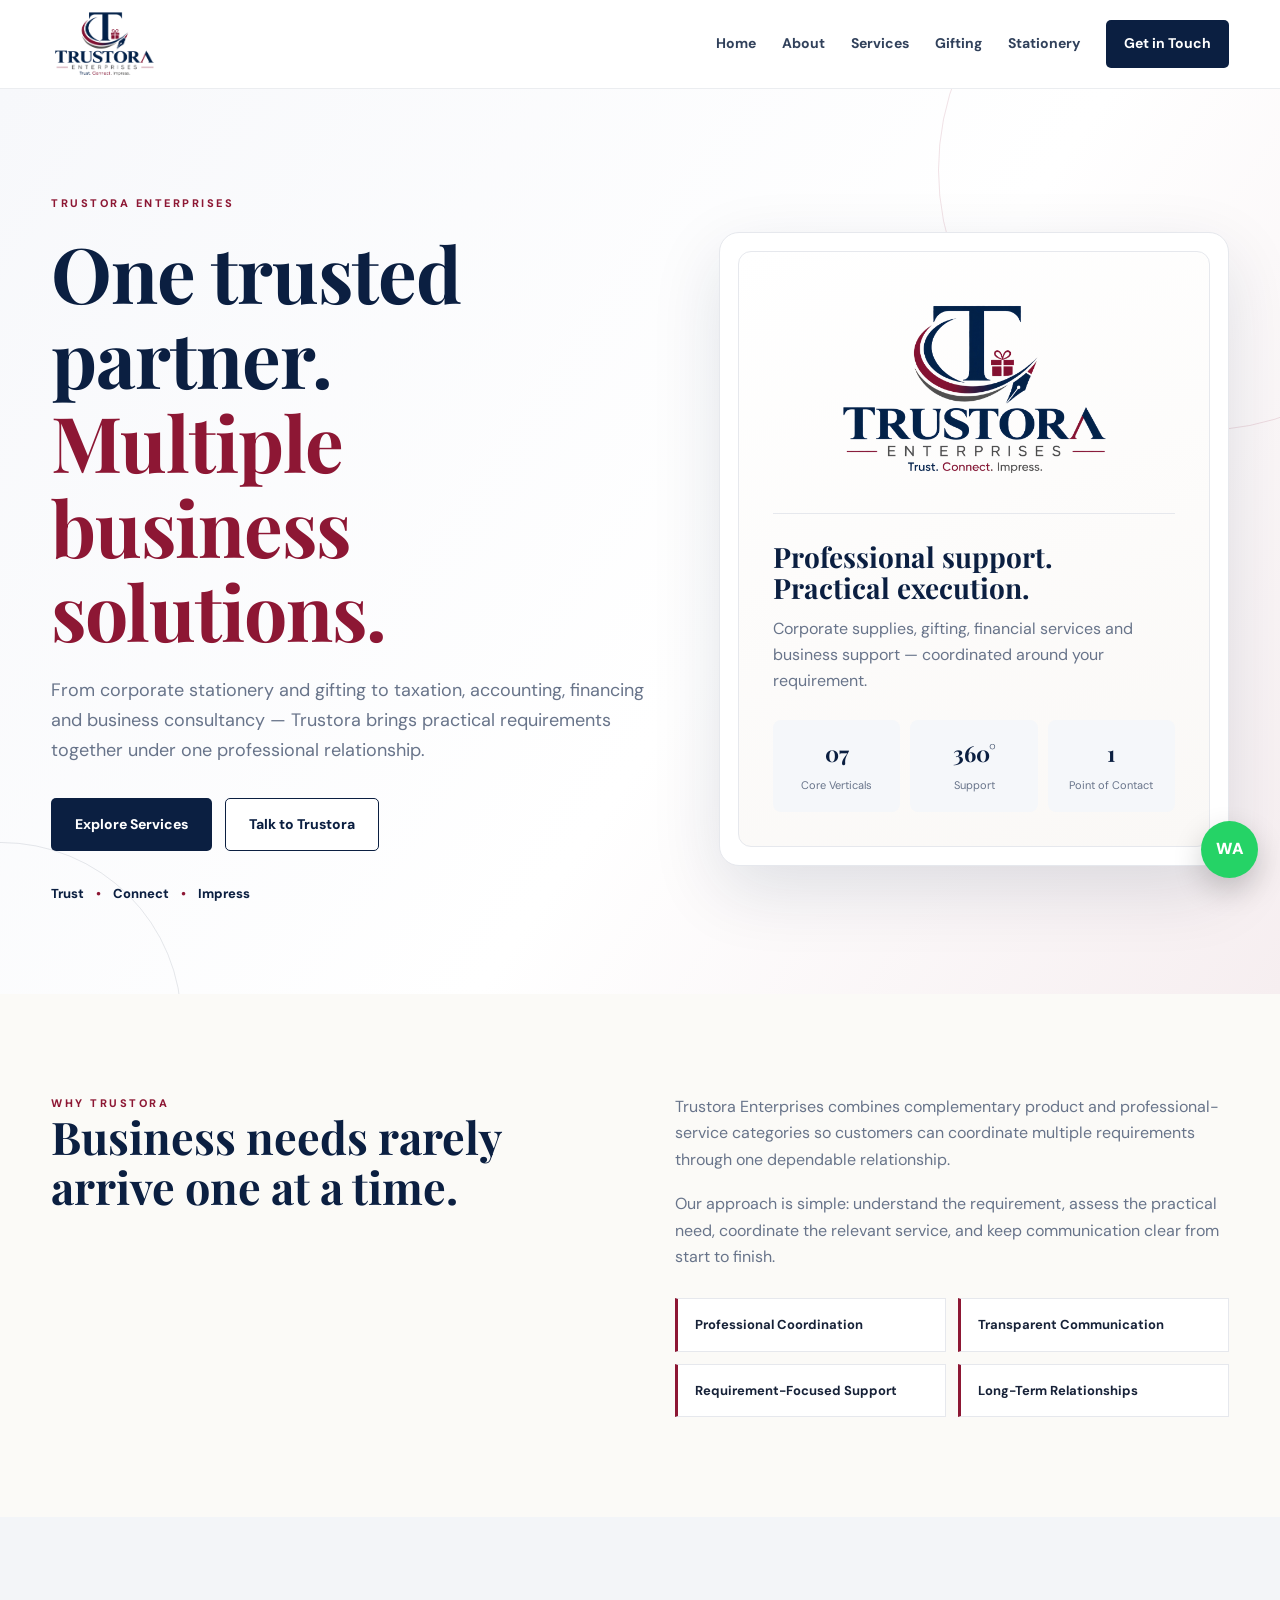
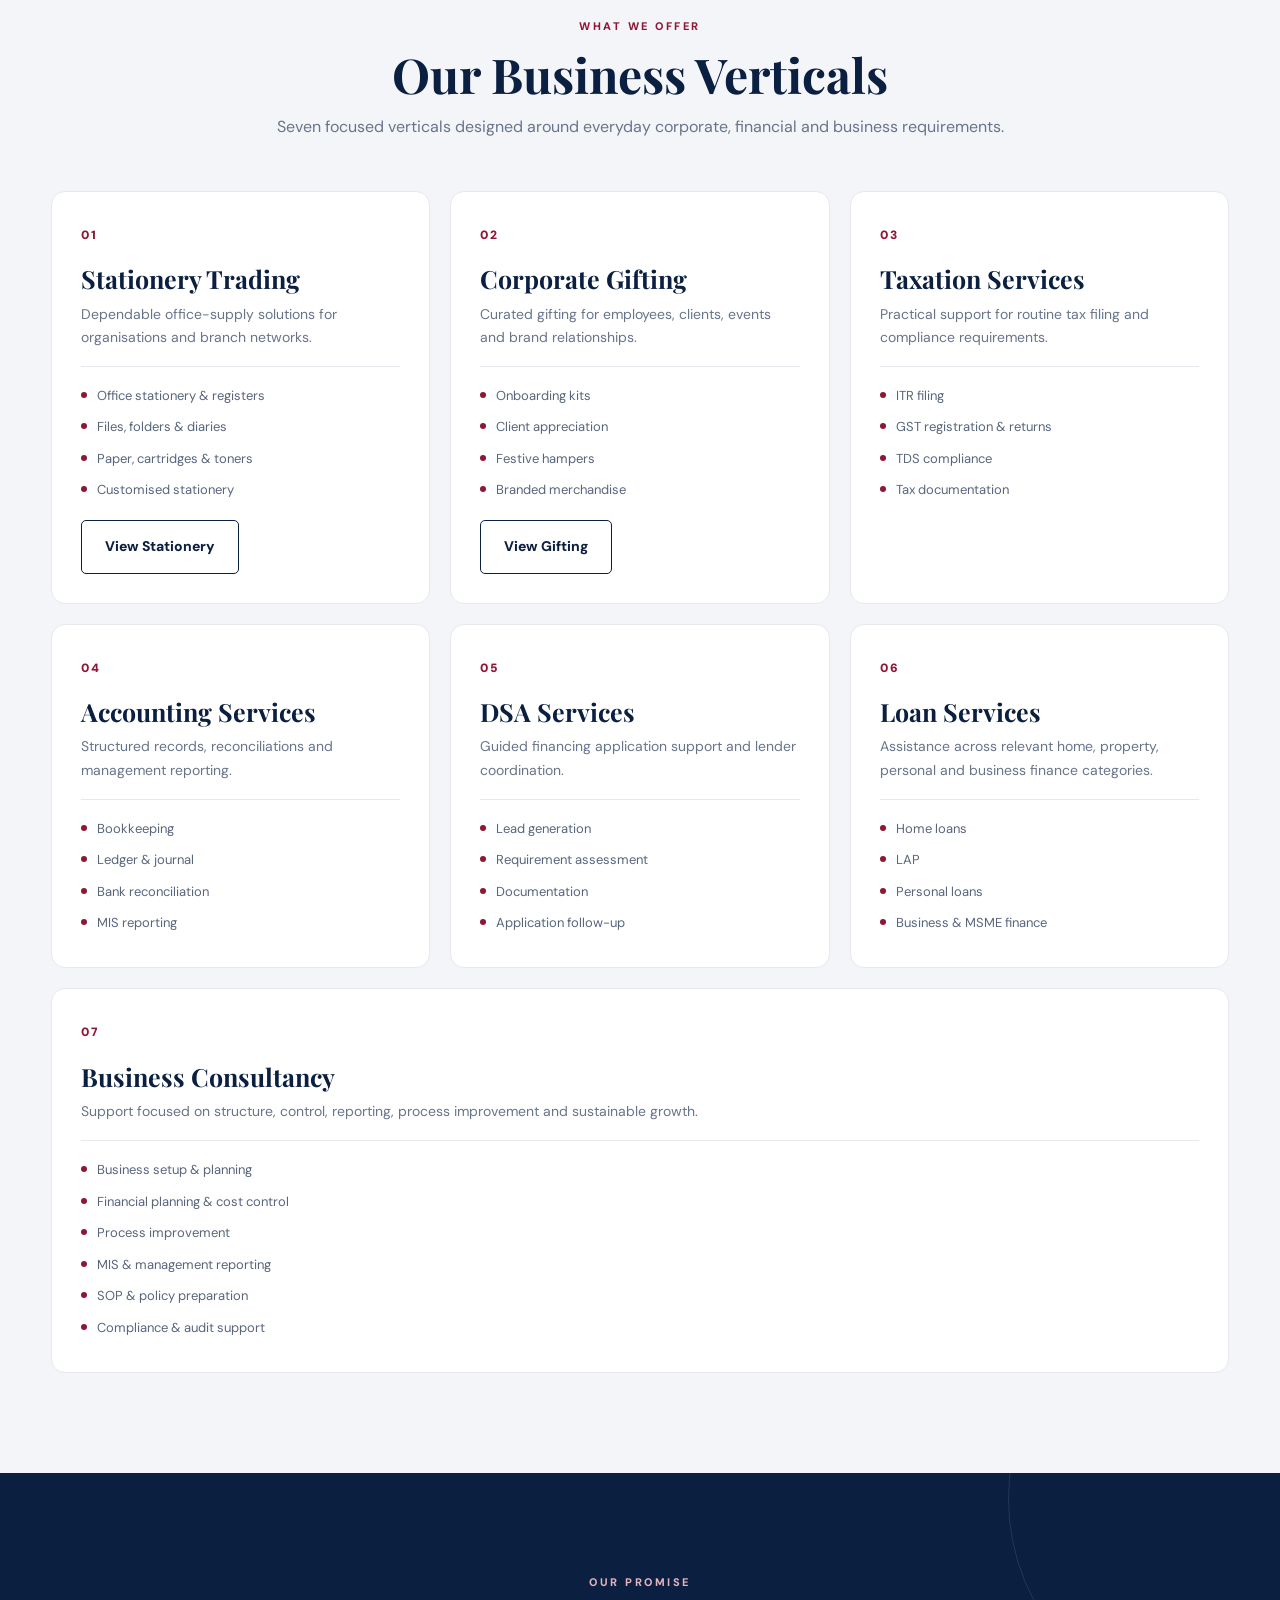
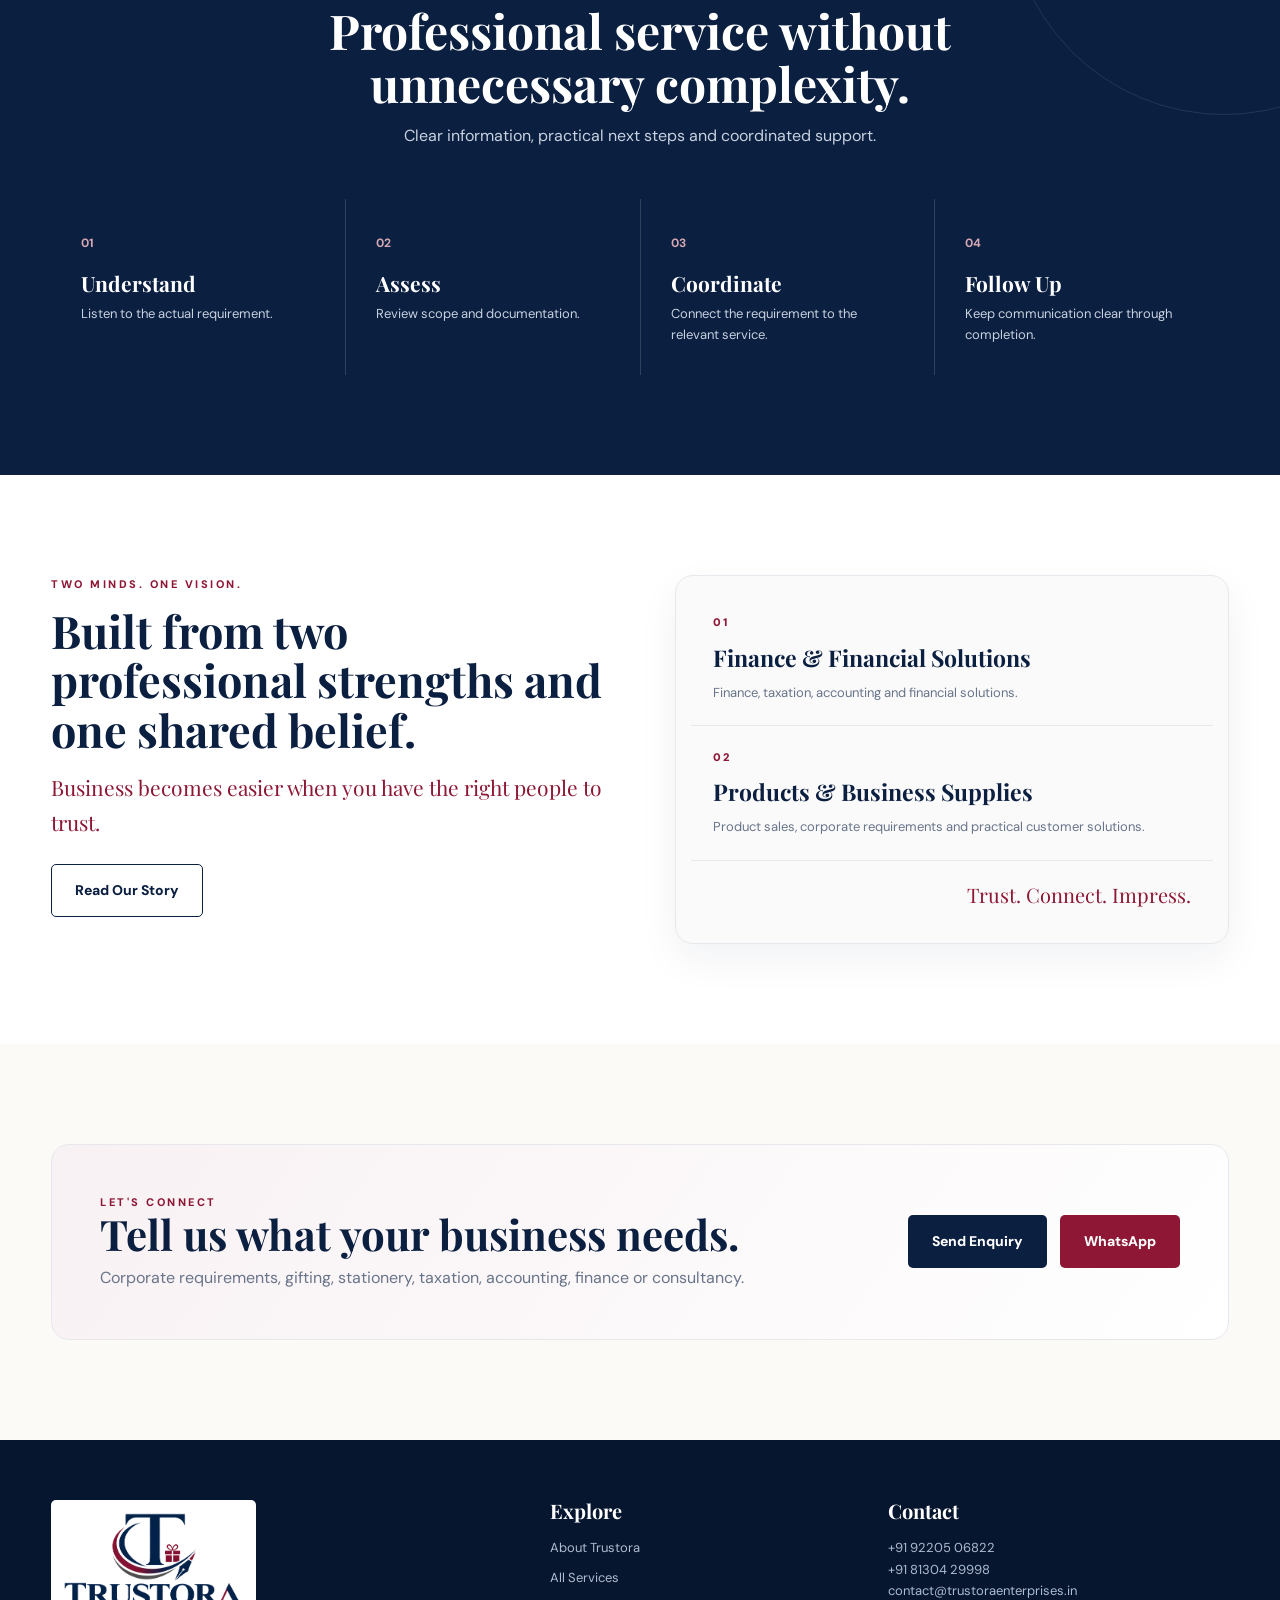
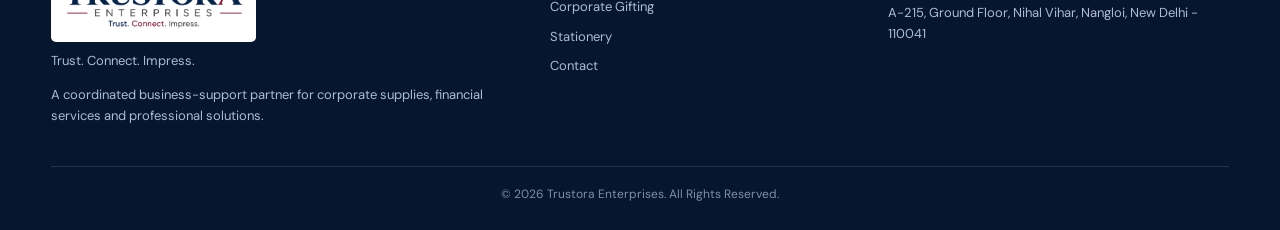
<file: index.html>
<!DOCTYPE html>
<html lang="en">
<head>
  <meta charset="UTF-8">
  <meta name="viewport" content="width=device-width, initial-scale=1.0">

  <title>Trustora  Enterprises | One Trusted Business Partner</title>

  <meta name="description"
        content="Trustora  Enterprises — corporate supplies, gifting, taxation, accounting, DSA, loans and business consultancy.">

  <link rel="stylesheet" href="style.css">
</head>

<body>

<header class="site-header">
  <div class="container nav-wrap">

    <a class="brand" href="index.html">
      <img src="assets/trustora-logo.png"
           alt="Trustora  Enterprises">
    </a>

    <button class="menu-toggle"
            aria-label="Menu"
            aria-expanded="false">☰</button>

    <nav class="nav">
      <a href="index.html">Home</a>
      <a href="about.html">About</a>
      <a href="services.html">Services</a>
      <a href="corporate-gifting.html">Gifting</a>
      <a href="stationery.html">Stationery</a>
      <a href="contact.html" class="nav-cta">Get in Touch</a>
    </nav>

  </div>
</header>


<main>

<!-- HERO -->
<section class="hero" id="home">
  <div class="container hero-grid">

    <div class="reveal">

      <p class="eyebrow">
        Trustora  Enterprises
      </p>

      <h1>
        One trusted partner.<br>
        <em>Multiple business solutions.</em>
      </h1>

      <p class="lead">
        From corporate stationery and gifting to taxation,
        accounting, financing and business consultancy —
        Trustora brings practical requirements together
        under one professional relationship.
      </p>

      <div class="actions">

        <a class="btn btn-primary"
           href="services.html">
          Explore Services
        </a>

        <a class="btn btn-outline"
           href="contact.html">
          Talk to Trustora
        </a>

      </div>

      <div class="trustline">
        <span>Trust</span>
        <b>•</b>
        <span>Connect</span>
        <b>•</b>
        <span>Impress</span>
      </div>

    </div>


    <div class="hero-card reveal">

      <div class="hero-card-inner">

        <div class="hero-logo">
          <img src="assets/trustora-logo.png"
               alt="Trustora  Enterprises">
        </div>

        <h3>
          Professional support. Practical execution.
        </h3>

        <p>
          Corporate supplies, gifting, financial services
          and business support — coordinated around your requirement.
        </p>

        <div class="metric-row">

          <div class="metric">
            <strong>07</strong>
            <span>Core Verticals</span>
          </div>

          <div class="metric">
            <strong>360°</strong>
            <span>Support</span>
          </div>

          <div class="metric">
            <strong>1</strong>
            <span>Point of Contact</span>
          </div>

        </div>

      </div>

    </div>

  </div>
</section>


<!-- WHY TRUSTORA -->
<section>

  <div class="container split">

    <div class="reveal">

      <p class="kicker">
        WHY TRUSTORA
      </p>

      <h2>
        Business needs rarely arrive one at a time.
      </h2>

    </div>


    <div class="copy reveal">

      <p>
        Trustora Enterprises combines complementary product
        and professional-service categories so customers can
        coordinate multiple requirements through one dependable relationship.
      </p>

      <p>
        Our approach is simple: understand the requirement,
        assess the practical need, coordinate the relevant service,
        and keep communication clear from start to finish.
      </p>


      <div class="pill-grid">

        <div class="pill">
          Professional Coordination
        </div>

        <div class="pill">
          Transparent Communication
        </div>

        <div class="pill">
          Requirement-Focused Support
        </div>

        <div class="pill">
          Long-Term Relationships
        </div>

      </div>

    </div>

  </div>

</section>


<!-- SERVICES -->
<section class="service-section">

  <div class="container">

    <div class="section-head reveal">

      <p class="kicker">
        WHAT WE OFFER
      </p>

      <h2>
        Our Business Verticals
      </h2>

      <p>
        Seven focused verticals designed around everyday
        corporate, financial and business requirements.
      </p>

    </div>


    <div class="service-grid">


      <!-- 01 -->
      <article class="service-card reveal">

        <span class="num">01</span>

        <h3>
          Stationery Trading
        </h3>

        <p>
          Dependable office-supply solutions for organisations
          and branch networks.
        </p>

        <ul>
          <li>Office stationery & registers</li>
          <li>Files, folders & diaries</li>
          <li>Paper, cartridges & toners</li>
          <li>Customised stationery</li>
        </ul>

        <a class="btn btn-outline"
           style="margin-top:15px"
           href="stationery.html">
          View Stationery
        </a>

      </article>


      <!-- 02 -->
      <article class="service-card reveal">

        <span class="num">02</span>

        <h3>
          Corporate Gifting
        </h3>

        <p>
          Curated gifting for employees, clients,
          events and brand relationships.
        </p>

        <ul>
          <li>Onboarding kits</li>
          <li>Client appreciation</li>
          <li>Festive hampers</li>
          <li>Branded merchandise</li>
        </ul>

        <a class="btn btn-outline"
           style="margin-top:15px"
           href="corporate-gifting.html">
          View Gifting
        </a>

      </article>


      <!-- 03 -->
      <article class="service-card reveal">

        <span class="num">03</span>

        <h3>
          Taxation Services
        </h3>

        <p>
          Practical support for routine tax filing
          and compliance requirements.
        </p>

        <ul>
          <li>ITR filing</li>
          <li>GST registration & returns</li>
          <li>TDS compliance</li>
          <li>Tax documentation</li>
        </ul>

      </article>


      <!-- 04 -->
      <article class="service-card reveal">

        <span class="num">04</span>

        <h3>
          Accounting Services
        </h3>

        <p>
          Structured records, reconciliations
          and management reporting.
        </p>

        <ul>
          <li>Bookkeeping</li>
          <li>Ledger & journal</li>
          <li>Bank reconciliation</li>
          <li>MIS reporting</li>
        </ul>

      </article>


      <!-- 05 -->
      <article class="service-card reveal">

        <span class="num">05</span>

        <h3>
          DSA Services
        </h3>

        <p>
          Guided financing application support
          and lender coordination.
        </p>

        <ul>
          <li>Lead generation</li>
          <li>Requirement assessment</li>
          <li>Documentation</li>
          <li>Application follow-up</li>
        </ul>

      </article>


      <!-- 06 -->
      <article class="service-card reveal">

        <span class="num">06</span>

        <h3>
          Loan Services
        </h3>

        <p>
          Assistance across relevant home, property,
          personal and business finance categories.
        </p>

        <ul>
          <li>Home loans</li>
          <li>LAP</li>
          <li>Personal loans</li>
          <li>Business & MSME finance</li>
        </ul>

      </article>


      <!-- 07 -->
      <article class="service-card wide reveal">

        <span class="num">07</span>

        <h3>
          Business Consultancy
        </h3>

        <p>
          Support focused on structure, control,
          reporting, process improvement and sustainable growth.
        </p>

        <ul>
          <li>Business setup & planning</li>
          <li>Financial planning & cost control</li>
          <li>Process improvement</li>
          <li>MIS & management reporting</li>
          <li>SOP & policy preparation</li>
          <li>Compliance & audit support</li>
        </ul>

      </article>

    </div>

  </div>

</section>


<!-- PROMISE -->
<section class="feature-band">

  <div class="container">

    <div class="section-head light reveal">

      <p class="kicker"
         style="color:#e2b4bf">
        OUR PROMISE
      </p>

      <h2 style="color:#fff">
        Professional service without unnecessary complexity.
      </h2>

      <p style="color:#c8d1df">
        Clear information, practical next steps and coordinated support.
      </p>

    </div>


    <div class="feature-grid">

      <div class="feature reveal">
        <strong>01</strong>
        <h3>Understand</h3>
        <p>Listen to the actual requirement.</p>
      </div>

      <div class="feature reveal">
        <strong>02</strong>
        <h3>Assess</h3>
        <p>Review scope and documentation.</p>
      </div>

      <div class="feature reveal">
        <strong>03</strong>
        <h3>Coordinate</h3>
        <p>Connect the requirement to the relevant service.</p>
      </div>

      <div class="feature reveal">
        <strong>04</strong>
        <h3>Follow Up</h3>
        <p>Keep communication clear through completion.</p>
      </div>

    </div>

  </div>

</section>


<!-- STORY -->
<section class="story-teaser">

  <div class="container split">

    <div class="reveal">

      <p class="kicker">
        TWO MINDS. ONE VISION.
      </p>

      <h2>
        Built from two professional strengths
        and one shared belief.
      </h2>

      <p class="story-teaser-quote">
        Business becomes easier when you have
        the right people to trust.
      </p>

      <a class="btn btn-outline"
         href="about.html">
        Read Our Story
      </a>

    </div>


    <div class="story-mini reveal">

      <div>

        <span>01</span>

        <b>
          Finance & Financial Solutions
        </b>

        <p>
          Finance, taxation, accounting and
          financial solutions.
        </p>

      </div>


      <div>

        <span>02</span>

        <b>
          Products & Business Supplies
        </b>

        <p>
          Product sales, corporate requirements
          and practical customer solutions.
        </p>

      </div>


      <div class="mini-signature">
        Trust. Connect. Impress.
      </div>

    </div>

  </div>

</section>


<!-- CTA -->
<section>

  <div class="container cta-box reveal">

    <div>

      <p class="kicker">
        LET'S CONNECT
      </p>

      <h2>
        Tell us what your business needs.
      </h2>

      <p style="color:var(--muted);margin-top:8px">
        Corporate requirements, gifting, stationery,
        taxation, accounting, finance or consultancy.
      </p>

    </div>


    <div class="actions" style="margin:0">

      <a class="btn btn-primary"
         href="contact.html">
        Send Enquiry
      </a>


      <!-- CORRECT WHATSAPP BUTTON -->
      <a class="btn btn-maroon"
         href="https://wa.me/919220506822?text=Hello%20Trustora%20Enterprises%2C%20I%20would%20like%20to%20know%20more%20about%20your%20services."
         target="_blank"
         rel="noopener">
        WhatsApp
      </a>

    </div>

  </div>

</section>

</main>


<!-- FOOTER -->
<footer>

  <div class="container footer-grid">


    <div>

      <img class="footer-logo"
           src="assets/trustora-logo.png"
           alt="Trustora  Enterprises logo">

      <p>
        Trust. Connect. Impress.
      </p>

      <p style="margin-top:12px">
        A coordinated business-support partner for
        corporate supplies, financial services and
        professional solutions.
      </p>

    </div>


    <div>

      <h4>
        Explore
      </h4>

      <a href="about.html">
        About Trustora
      </a>

      <a href="services.html">
        All Services
      </a>

      <a href="corporate-gifting.html">
        Corporate Gifting
      </a>

      <a href="stationery.html">
        Stationery
      </a>

      <a href="contact.html">
        Contact
      </a>

    </div>


    <div>

      <h4>
        Contact
      </h4>

      <p>
        +91 92205 06822
      </p>

      <p>
        +91 81304 29998
      </p>

      <p>
        contact@trustoraenterprises.in
      </p>

      <p>
        A-215, Ground Floor, Nihal Vihar,
        Nangloi, New Delhi - 110041
      </p>

    </div>

  </div>


  <div class="container copyright">

    © <span data-year>2026</span>
    Trustora  Enterprises.
    All Rights Reserved.

  </div>

</footer>


<!-- FLOATING WHATSAPP -->
<a class="floating-wa"
   href="https://wa.me/919220506822?text=Hello%20Trustora%20Enterprises%2C%20I%20would%20like%20to%20know%20more%20about%20your%20services."
   target="_blank"
   rel="noopener"
   aria-label="WhatsApp">
  WA
</a>


<script src="script.js"></script>

</body>
</html>
</file>
<file: style.css>
@import url('https://fonts.googleapis.com/css2?family=DM+Sans:wght@400;500;600;700&family=Playfair+Display:wght@500;600;700&display=swap');
:root{--navy:#0b1f41;--navy2:#173767;--maroon:#8d1734;--red:#b42b49;--cream:#fbfaf7;--ink:#172238;--muted:#68748a;--line:#e6e8ed;--gold:#b9935a;--white:#fff;--shadow:0 24px 70px rgba(11,31,65,.12)}
*{box-sizing:border-box;margin:0;padding:0}html{scroll-behavior:smooth}body{font-family:'DM Sans',Arial,sans-serif;color:var(--ink);background:var(--cream);line-height:1.65}h1,h2,h3,h4{font-family:'Playfair Display',Georgia,serif;line-height:1.1}a{text-decoration:none;color:inherit}.container{width:min(1180px,92%);margin:auto}.site-header{position:sticky;top:0;z-index:1000;background:rgba(255,255,255,.94);backdrop-filter:blur(16px);border-bottom:1px solid rgba(11,31,65,.08)}.nav-wrap{min-height:88px;display:flex;align-items:center;justify-content:space-between;gap:25px}.brand{display:flex;align-items:center}.brand img{width:auto;height:72px;max-width:205px;object-fit:contain;display:block}.nav{display:flex;align-items:center;gap:26px;font-size:14px;font-weight:700;color:#31415b}.nav a{position:relative;padding:31px 0}.nav a:after{content:'';position:absolute;left:0;bottom:20px;width:0;height:2px;background:var(--maroon);transition:.3s}.nav a:hover:after,.nav a.active:after{width:100%}.nav-cta{background:var(--navy);color:#fff!important;padding:12px 18px!important;border-radius:5px}.nav-cta:after{display:none}.menu-toggle{display:none;border:0;background:none;font-size:28px;color:var(--navy)}
.hero{position:relative;overflow:hidden;background:linear-gradient(125deg,#f7f8fb,#fff 58%,#f6eef0);padding:105px 0 90px}.hero:before{content:'';position:absolute;width:520px;height:520px;border:1px solid rgba(141,23,52,.12);border-radius:50%;right:-180px;top:-180px;animation:spin 28s linear infinite}.hero:after{content:'';position:absolute;width:360px;height:360px;border:1px solid rgba(11,31,65,.1);border-radius:50%;left:-180px;bottom:-210px}.hero-grid{display:grid;grid-template-columns:1.08fr .92fr;gap:70px;align-items:center;position:relative;z-index:2}.eyebrow,.kicker{font-size:11px;font-weight:800;letter-spacing:2.5px;color:var(--maroon);text-transform:uppercase}.hero h1{font-size:clamp(48px,6vw,78px);color:var(--navy);margin:18px 0 24px;letter-spacing:-1px}.hero h1 em{color:var(--maroon);font-style:normal}.lead{font-size:18px;color:var(--muted);max-width:650px}.actions{display:flex;gap:13px;flex-wrap:wrap;margin:32px 0}.btn{display:inline-flex;align-items:center;justify-content:center;gap:8px;padding:14px 23px;border-radius:5px;font-weight:800;font-size:14px;transition:.25s;border:1px solid transparent}.btn-primary{background:var(--navy);color:#fff}.btn-primary:hover{transform:translateY(-3px);box-shadow:0 12px 25px rgba(11,31,65,.18)}.btn-outline{border-color:var(--navy);color:var(--navy);background:#fff}.btn-outline:hover{background:#eef2f7;transform:translateY(-3px)}.btn-maroon{background:var(--maroon);color:#fff}.btn-maroon:hover{background:var(--red);transform:translateY(-3px)}.trustline{display:flex;gap:12px;align-items:center;color:var(--navy);font-weight:800;font-size:13px}.trustline b{color:var(--maroon)}.hero-card{background:#fff;border:1px solid var(--line);padding:18px;border-radius:20px;box-shadow:var(--shadow);transform:rotate(1deg);animation:float 6s ease-in-out infinite}.hero-card-inner{border:1px solid var(--line);padding:34px;border-radius:13px;min-height:430px;background:linear-gradient(160deg,#fff,#faf8f6)}.hero-logo{display:flex;justify-content:center;padding:8px 0 28px;border-bottom:1px solid var(--line)}.hero-logo img{width:285px;max-width:100%;height:auto;display:block}.hero-card h3{font-size:28px;color:var(--navy);margin-top:28px}.hero-card p{color:var(--muted);margin-top:12px}.metric-row{display:grid;grid-template-columns:repeat(3,1fr);gap:10px;margin-top:25px}.metric{padding:15px;background:#f5f7fa;border-radius:8px;text-align:center}.metric strong{display:block;font-family:'Playfair Display';font-size:22px;color:var(--navy)}.metric span{font-size:11px;color:var(--muted)}
section{padding:100px 0}.section-head{max-width:760px;margin:0 auto 50px;text-align:center}.section-head h2{font-size:48px;color:var(--navy);margin:13px 0}.section-head p:last-child{color:var(--muted);font-size:16px}.split{display:grid;grid-template-columns:1fr 1fr;gap:70px;align-items:start}.split h2{font-size:45px;color:var(--navy)}.copy p{color:var(--muted);margin-bottom:18px}.pill-grid{display:grid;grid-template-columns:repeat(2,1fr);gap:12px;margin-top:28px}.pill{padding:15px 17px;background:#fff;border:1px solid var(--line);border-left:3px solid var(--maroon);font-weight:700;font-size:13px}
.service-section{background:#f3f5f8}.service-grid{display:grid;grid-template-columns:repeat(3,1fr);gap:20px}.service-card{background:#fff;border:1px solid var(--line);border-radius:14px;padding:29px;min-height:310px;position:relative;overflow:hidden;transition:.35s}.service-card:before{content:'';position:absolute;inset:auto 0 0 0;height:4px;background:linear-gradient(90deg,var(--navy),var(--maroon));transform:scaleX(0);transform-origin:left;transition:.35s}.service-card:hover{transform:translateY(-9px);box-shadow:var(--shadow)}.service-card:hover:before{transform:scaleX(1)}.num{font-size:12px;font-weight:900;letter-spacing:2px;color:var(--maroon)}.service-card h3{font-size:25px;color:var(--navy);margin:18px 0 10px}.service-card p{color:var(--muted);font-size:14px}.service-card ul{list-style:none;margin-top:17px;border-top:1px solid var(--line);padding-top:13px}.service-card li{font-size:13px;color:#58657b;padding:5px 0 5px 16px;position:relative}.service-card li:before{content:'';position:absolute;left:0;top:12px;width:6px;height:6px;background:var(--maroon);border-radius:50%}.wide{grid-column:1/-1}.feature-band{background:var(--navy);color:#fff;position:relative;overflow:hidden}.feature-band:before{content:'';position:absolute;width:430px;height:430px;border:1px solid rgba(255,255,255,.1);border-radius:50%;right:-160px;top:-190px}.feature-grid{display:grid;grid-template-columns:repeat(4,1fr);gap:1px;background:rgba(255,255,255,.15)}.feature{background:var(--navy);padding:30px}.feature strong{color:#d6a8b3;font-size:12px}.feature h3{font-size:21px;margin:16px 0 8px}.feature p{color:#c8d1df;font-size:13px}
.process{background:#fff}.process-grid{display:grid;grid-template-columns:repeat(6,1fr);gap:12px}.step{padding:22px 15px;border-top:3px solid var(--maroon);background:#fafafa}.step span{font-size:12px;font-weight:900;color:var(--maroon)}.step h3{font-size:20px;color:var(--navy);margin:13px 0 8px}.step p{font-size:12px;color:var(--muted)}
.page-hero{background:linear-gradient(120deg,var(--navy),#1d3f71);color:#fff;padding:85px 0}.page-hero .kicker{color:#e2b4bf}.page-hero h1{font-size:clamp(44px,5vw,68px);margin:15px 0}.page-hero p{max-width:760px;color:#d3dbe7;font-size:17px}.breadcrumbs{font-size:12px;color:#aebbd0;margin-bottom:22px}.detail-grid{display:grid;grid-template-columns:1.25fr .75fr;gap:50px}.detail-card{background:#fff;border:1px solid var(--line);border-radius:14px;padding:32px;box-shadow:0 15px 40px rgba(11,31,65,.06)}.detail-card h2{font-size:34px;color:var(--navy);margin-bottom:18px}.detail-card p{color:var(--muted);margin-bottom:15px}.detail-list{display:grid;grid-template-columns:repeat(2,1fr);gap:12px;margin-top:22px}.detail-list div{padding:15px;background:#f5f7fa;border-left:3px solid var(--maroon);font-size:13px;font-weight:700}.cta-box{background:linear-gradient(125deg,#f8f1f3,#fff);border:1px solid var(--line);padding:48px;border-radius:18px;display:flex;align-items:center;justify-content:space-between;gap:30px}.cta-box h2{font-size:42px;color:var(--navy)}.contact-grid{display:grid;grid-template-columns:.85fr 1.15fr;gap:30px}.contact-card{background:#fff;border:1px solid var(--line);padding:32px;border-radius:14px}.contact-item{padding:18px 0;border-bottom:1px solid var(--line)}.contact-item:last-child{border-bottom:0}.contact-item small{display:block;color:var(--maroon);font-weight:800;letter-spacing:1px}.contact-item strong{display:block;color:var(--navy);margin-top:4px}.form{display:grid;grid-template-columns:1fr 1fr;gap:15px}.form input,.form textarea,.form select{width:100%;padding:14px;border:1px solid #dfe3ea;border-radius:5px;background:#fff;font:inherit;outline:none}.form textarea{min-height:140px;resize:vertical}.full{grid-column:1/-1}.notice{font-size:12px;color:var(--muted);margin-top:12px}
footer{background:#07162f;color:#fff;padding:60px 0 25px}.footer-grid{display:grid;grid-template-columns:1.25fr .8fr .95fr;gap:50px}.footer-logo{width:205px;background:#fff;padding:6px;border-radius:5px}.footer-grid p,.footer-grid a{color:#aebbd0;font-size:13px}.footer-grid a{display:block;margin:8px 0}.footer-grid a:hover{color:#fff}.footer-grid h4{font-size:20px;margin-bottom:15px}.copyright{border-top:1px solid rgba(255,255,255,.12);margin-top:40px;padding-top:18px;color:#7f8da5;text-align:center;font-size:12px}.floating-wa{position:fixed;right:22px;bottom:22px;width:57px;height:57px;border-radius:50%;background:#25d366;color:#fff;display:flex;align-items:center;justify-content:center;font-weight:900;z-index:1200;box-shadow:0 12px 30px rgba(0,0,0,.2);animation:pulse 2.4s infinite}.reveal{opacity:0;transform:translateY(25px);transition:opacity .7s ease,transform .7s ease}.reveal.show{opacity:1;transform:none}
@keyframes float{0%,100%{transform:rotate(1deg) translateY(0)}50%{transform:rotate(1deg) translateY(-10px)}}@keyframes pulse{0%,100%{box-shadow:0 0 0 0 rgba(37,211,102,.35)}50%{box-shadow:0 0 0 13px rgba(37,211,102,0)}}@keyframes spin{to{transform:rotate(360deg)}}
@media(max-width:950px){.nav{display:none}.menu-toggle{display:block}.nav.open{position:absolute;top:88px;left:0;right:0;background:#fff;display:flex;flex-direction:column;align-items:flex-start;padding:20px 4%;border-bottom:1px solid var(--line);box-shadow:0 20px 30px rgba(0,0,0,.08)}.nav.open a{padding:8px 0}.nav.open a:after{display:none}.hero-grid,.split,.detail-grid,.contact-grid{grid-template-columns:1fr}.service-grid{grid-template-columns:1fr 1fr}.feature-grid{grid-template-columns:1fr 1fr}.process-grid{grid-template-columns:repeat(3,1fr)}.footer-grid{grid-template-columns:1fr 1fr}.hero-card{max-width:620px;margin:auto}.wide{grid-column:auto}}
@media(max-width:620px){.nav-wrap{min-height:76px}.brand img{height:60px;max-width:165px}.hero{padding:70px 0}.hero h1{font-size:43px}.hero-card-inner{padding:24px;min-height:auto}.section-head h2,.split h2{font-size:35px}section{padding:70px 0}.service-grid,.feature-grid,.process-grid,.pill-grid,.detail-list,.footer-grid{grid-template-columns:1fr}.cta-box{padding:30px;display:block}.cta-box h2{font-size:34px;margin-bottom:15px}.form{grid-template-columns:1fr}.full{grid-column:auto}.hero-logo img{width:240px}}
.story-hero{background:radial-gradient(circle at 80% 20%,rgba(141,23,52,.32),transparent 35%),linear-gradient(120deg,#07162f,#173767);position:relative;overflow:hidden}.story-hero:after{content:'';position:absolute;width:520px;height:520px;border:1px solid rgba(255,255,255,.08);border-radius:50%;right:-230px;bottom:-280px;animation:spin 32s linear infinite}.story-hero h1 span{color:#e2b4bf}.founder-grid{display:grid;grid-template-columns:repeat(2,1fr);gap:22px}.story-card{background:#fff;border:1px solid var(--line);border-radius:16px;padding:34px;position:relative;overflow:hidden;transition:.35s;box-shadow:0 12px 35px rgba(11,31,65,.05)}.story-card:hover{transform:translateY(-8px);box-shadow:var(--shadow)}.story-card:before{content:'';position:absolute;left:0;top:0;width:5px;height:100%;background:linear-gradient(var(--navy),var(--maroon))}.story-number{font-family:'Playfair Display';font-size:58px;color:#edf0f4;position:absolute;right:24px;top:15px}.story-card h3{font-size:32px;color:var(--navy);margin:12px 0}.story-card p:not(.kicker):not(.story-tag){color:var(--muted);max-width:600px}.story-line{height:1px;background:var(--line);margin:25px 0 15px}.story-tag{font-size:12px;font-weight:800;color:var(--navy);letter-spacing:.3px}.story-dark{background:var(--navy);color:#fff;position:relative;overflow:hidden}.story-dark:before{content:'';position:absolute;width:600px;height:600px;border:1px solid rgba(255,255,255,.07);border-radius:50%;left:-350px;top:-300px}.story-split h2{color:#fff;font-size:48px}.story-split .copy p{color:#c8d1df}.story-split .copy strong{color:#fff}.trust-words{display:grid;gap:12px;margin-top:24px}.trust-words div{display:flex;align-items:center;gap:15px;padding:15px 17px;border:1px solid rgba(255,255,255,.12);background:rgba(255,255,255,.04)}.trust-words b{color:#e2b4bf;font-size:12px;letter-spacing:2px}.trust-words span{color:#fff;font-size:14px}.integrated-intro{display:grid;grid-template-columns:1fr 1fr;gap:70px;align-items:end;margin-bottom:45px}.integrated-intro h2{font-size:45px;color:var(--navy);margin-top:10px}.integrated-intro>p{color:var(--muted);font-size:16px}.journey-grid{display:grid;grid-template-columns:repeat(3,1fr);gap:18px}.journey-card{padding:30px;background:#fff;border:1px solid var(--line);border-radius:14px;transition:.35s;position:relative}.journey-card:hover{transform:translateY(-7px);box-shadow:var(--shadow)}.journey-card span{font-size:12px;font-weight:900;color:var(--maroon);letter-spacing:2px}.journey-card h3{font-size:27px;color:var(--navy);margin:14px 0 8px}.journey-card p{color:var(--muted);font-size:14px}.belief-section{background:#f1f3f6}.belief-box{max-width:980px;margin:auto;background:#fff;border:1px solid var(--line);padding:58px;border-radius:20px;text-align:center;box-shadow:var(--shadow);position:relative;overflow:hidden}.belief-box:before{content:'TRUST';position:absolute;right:-30px;top:-65px;font-family:'Playfair Display';font-size:170px;color:#f5f6f8;font-weight:700;z-index:0}.belief-box>*{position:relative;z-index:1}.belief-box h2{font-size:44px;color:var(--navy);max-width:800px;margin:14px auto}.belief-box>p:not(.kicker){color:var(--muted);max-width:760px;margin:0 auto}.belief-flow{display:flex;justify-content:center;align-items:center;gap:13px;flex-wrap:wrap;margin:30px 0}.belief-flow span{padding:10px 14px;background:#f5f7fa;border:1px solid var(--line);font-size:12px;font-weight:800;color:var(--navy);border-radius:999px}.belief-flow i{font-style:normal;color:var(--maroon);font-weight:900}.signature{font-family:'Playfair Display';font-size:24px;color:var(--maroon)}
@media(max-width:950px){.founder-grid,.integrated-intro{grid-template-columns:1fr}.journey-grid{grid-template-columns:1fr 1fr}.story-split h2{font-size:40px}.belief-box{padding:40px}}
@media(max-width:620px){.journey-grid{grid-template-columns:1fr}.story-card{padding:27px}.story-card h3{font-size:28px}.story-split h2,.belief-box h2{font-size:34px}.belief-box{padding:30px 22px}.signature{font-size:20px}.belief-flow{gap:8px}.belief-flow i{display:none}.nav.open{top:76px}}
.story-teaser{background:#fff}.story-teaser h2{font-size:45px;color:var(--navy);margin:12px 0 16px}.story-teaser-quote{font-family:'Playfair Display';font-size:21px;color:var(--maroon);margin-bottom:25px}.story-mini{border:1px solid var(--line);border-radius:18px;padding:15px;background:#fafafa;box-shadow:0 15px 40px rgba(11,31,65,.06)}.story-mini>div:not(.mini-signature){padding:22px;border-bottom:1px solid var(--line)}.story-mini>div:nth-child(3){border-bottom:0}.story-mini span{display:block;font-size:11px;letter-spacing:2px;font-weight:900;color:var(--maroon);margin-bottom:7px}.story-mini b{font-family:'Playfair Display';font-size:23px;color:var(--navy)}.story-mini p{font-size:13px;color:var(--muted);margin-top:5px}.mini-signature{padding:17px 22px;color:var(--maroon);font-family:'Playfair Display';font-size:20px;text-align:right}
</file>
